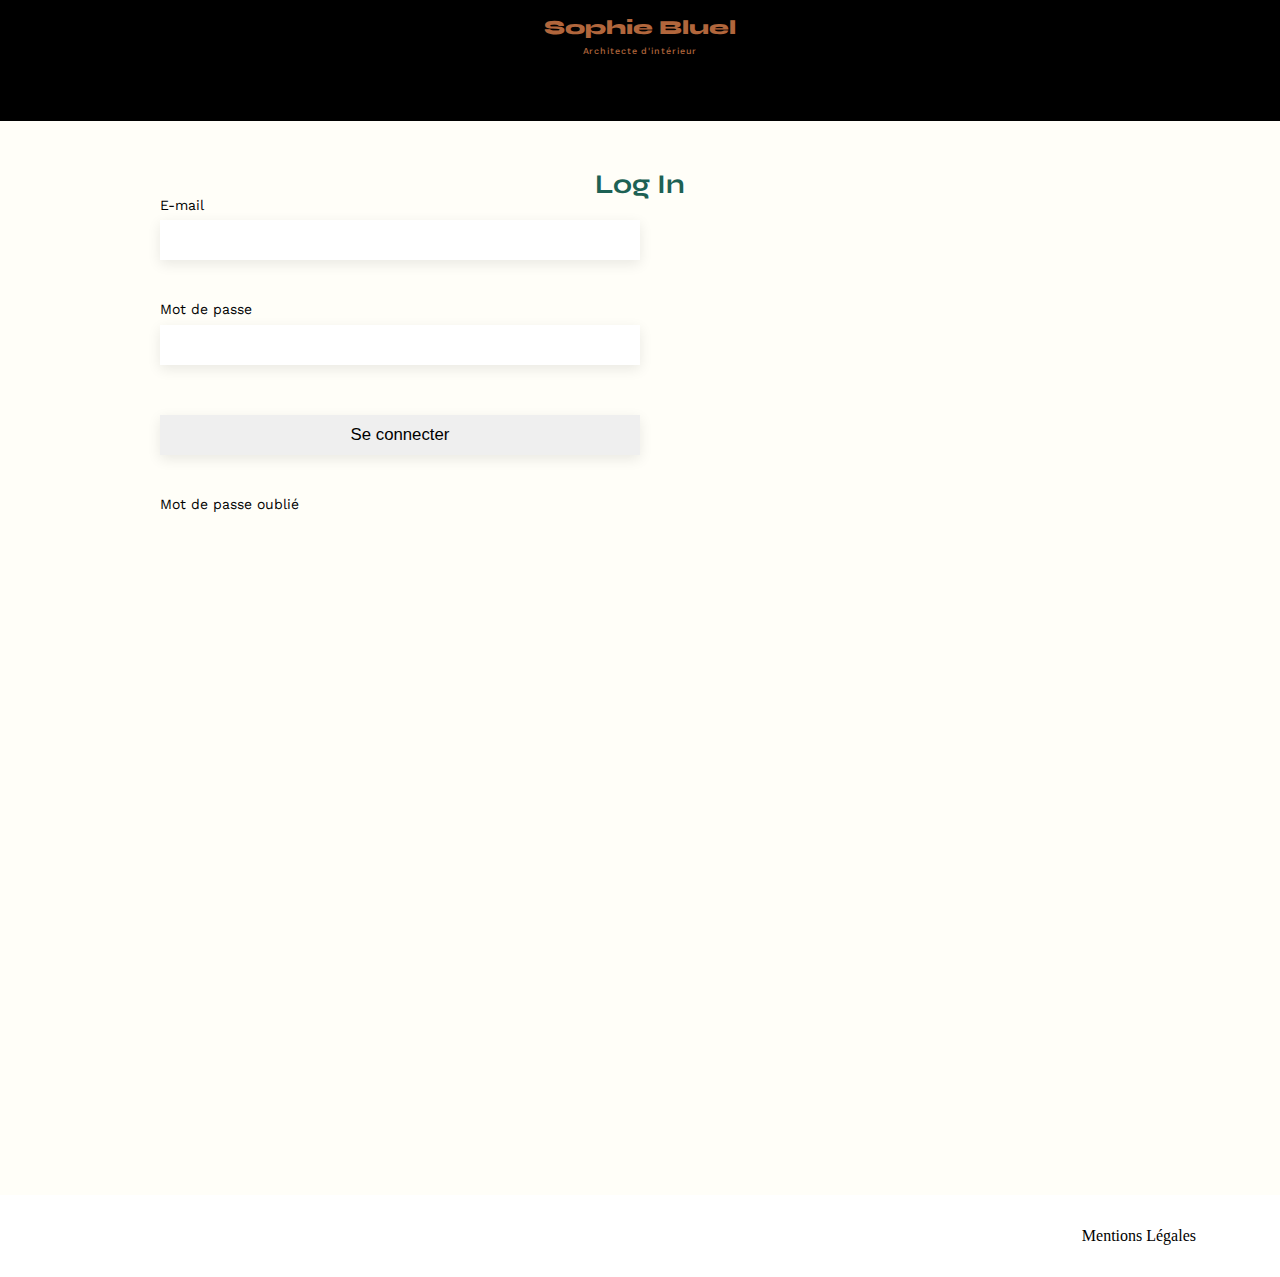
<file: FrontEnd/LogIn.html>
<!DOCTYPE html>
<html lang="fr">

<head>
    <meta charset="UTF-8">
    <title>Sophie Bluel - Architecte d'intérieur</title>
    <meta name="viewport" content="width=device-width, initial-scale=1.0">
    <link rel="preconnect" href="https://fonts.googleapis.com">
    <link rel="preconnect" href="https://fonts.gstatic.com" crossorigin>
    <link href="https://fonts.googleapis.com/css2?family=Syne:wght@700;800&family=Work+Sans&display=swap"
        rel="stylesheet">
    <meta name="description" content="">
    <link rel="stylesheet" href="./assets/style.css">
    <script src="./login.js" defer></script>
</head>

<body>
    <header>
        <div>
        <h1>Sophie Bluel <span>Architecte d'intérieur</span></h1>
        <nav>
            <ul>
                <li><a href="./index.html">projet</a></li>
                <li>contact</li>
                <li><img src="./assets/icons/instagram.png" alt="Instagram"></li>
            </ul>
        </nav>
    </div>
    </header>

    <main>
        <section id="contact">
            <h2>Log In</h2>
            <form id="formLog">
                <label for="email">E-mail</label>
                <input type="email" name="email" id="email">
                <label for="password">Mot de passe</label>
                <input type="password" name="password" id="password">
                <input type="submit" value="Se connecter">   
            </form>
            
            <a href="#">Mot de passe oublié</a>
        </section>
    </main>

    <footer>
        <nav>
            <ul>
                <li>Mentions Légales</li>
            </ul>
        </nav>
    </footer>
</body>

</html>
</file>
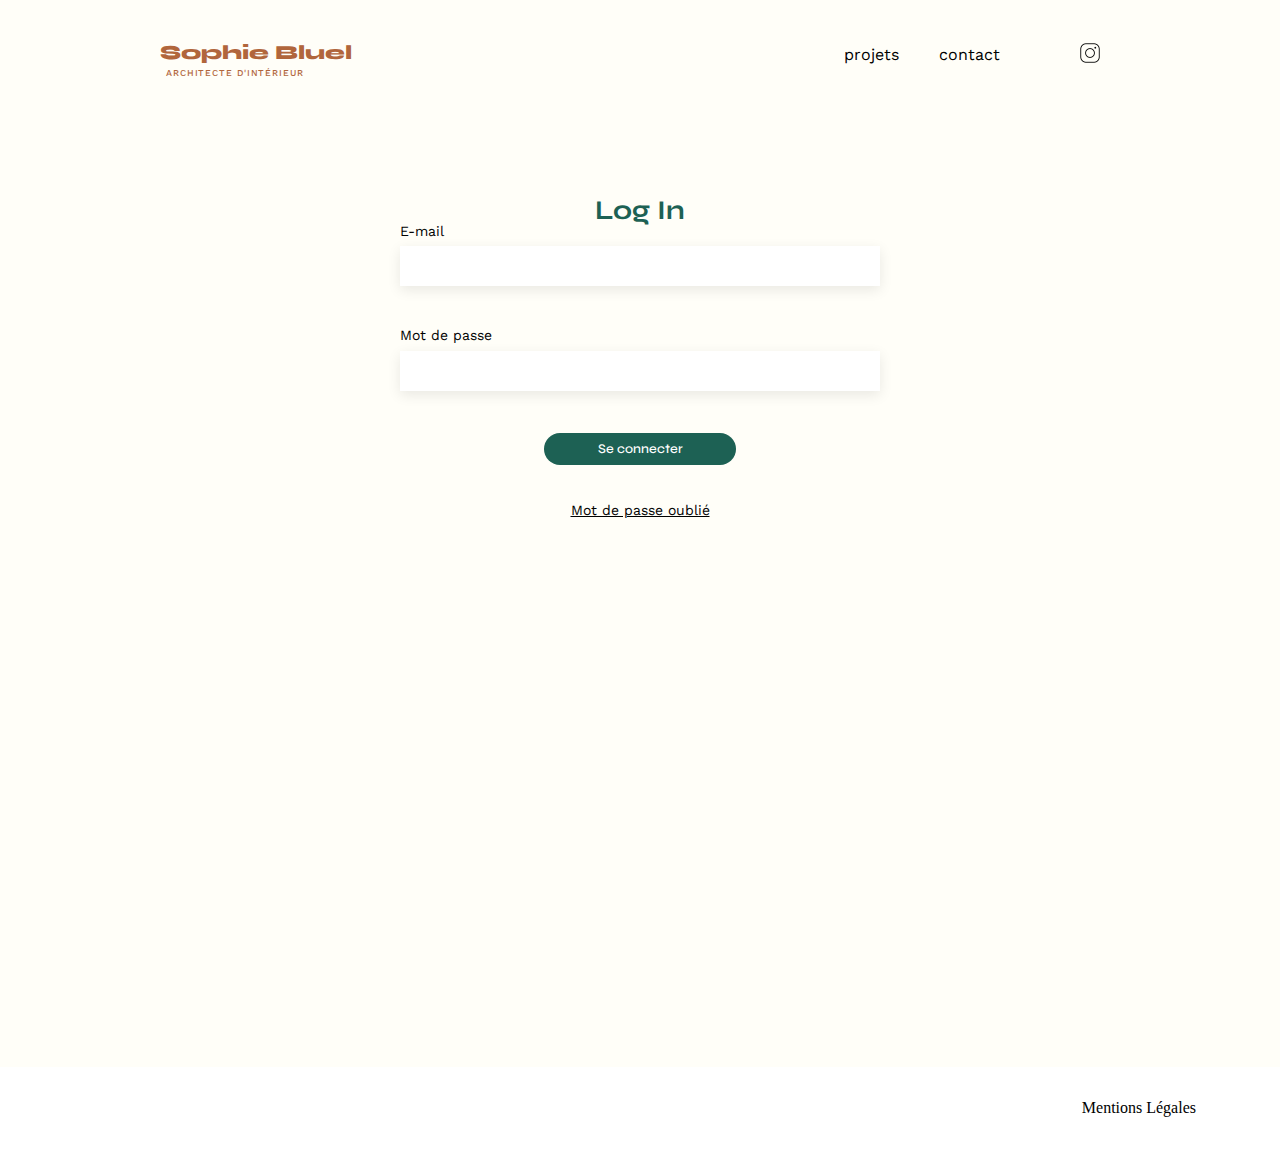
<file: FrontEnd/login.html>
<!DOCTYPE html>
<html lang="fr">

<head>
    <meta charset="UTF-8">
    <title>Sophie Bluel - Architecte d'intérieur</title>
    <meta name="viewport" content="width=device-width, initial-scale=1.0">
    <link rel="preconnect" href="https://fonts.googleapis.com">
    <link rel="preconnect" href="https://fonts.gstatic.com" crossorigin>
    <link href="https://fonts.googleapis.com/css2?family=Syne:wght@700;800&family=Work+Sans&display=swap"
        rel="stylesheet">
    <meta name="description" content="">
    <link rel="stylesheet" href="./assets/style.css">
    <script src="./login.js" defer></script>
</head>

<body>
    <header class="edition" style="display: none;">
        <img class="pen" src="./assets/icons/pen.png" alt="pen" style="filter: invert(100%);">
        Mode édition
</header>

<main>
    <div id="head">
        <h1>Sophie Bluel <span>ARCHITECTE D'INT&#201;RIEUR</span></h1>
        <nav>
            <ul>
                <li>projets</li>
                <li><a href="#contact">contact</a></li>
                <li id="log"></li>
                <li><img class="insta" src="./assets/icons/instagram.png" alt="Instagram"></li>
            </ul>
        </nav>
    </div>
    <section id="login" class="inputFields">
            <h2>Log In</h2>
            <form id="formLog">
                <label for="email">E-mail</label>
                <input type="email" name="email" id="email">
                <label for="password">Mot de passe</label>
                <input type="password" name="password" id="password">
                <button type="submit" class="submit green">Se connecter</button>  
            </form>
            <a href="#"><p>Mot de passe oublié</p></a>
        </section>
    </main>

    <footer>
        <nav>
            <ul>
                <li>Mentions Légales</li>
            </ul>
        </nav>
    </footer>
    
</body>
</html>
</file>
<file: FrontEnd/assets/style.css>
/* http://meyerweb.com/eric/tools/css/reset/
   v2.0 | 20110126
   License: none (public domain)
*/

html, body, div, span,applet,object,iframe,h1,h2,h3,h4,h5,h6,
p,blockquote,pre,a,abbr,acronym,address,big,cite,code,del,dfn,
em,img,ins,kbd,q,s,samp,small,strike,strong,sub,sup,tt,var,b,
u,i,center,dl,dt,dd,ol,ul,li,fieldset,form,label,legend,table,
caption,tbody,tfoot,thead,tr,th,td,article,aside,canvas,details,
embed,figure,figcaption,footer,header,hgroup,menu,nav,output,
ruby,section,summary,time,mark, audio, video {
	margin: 0;
	padding: 0;
	border: 0;
	font-size: 100%;
	font: inherit;
	vertical-align: baseline;
}

/* HTML5 display-role reset for older browsers */
article,aside,details,figcaption,figure,footer,header,
hgroup,menu,nav,section {
	display: block;
}

body {
	background-color: #FFFEF8;

}

main {
	line-height: 1;
	max-width: 1140px;
	min-height: 1024px;
	margin: auto;
	padding: 0 12px;
	font-family: 'Work Sans';
	font-size: 14px;
	background: #FFFEF8;
}

header {
	width: 100vw;
	position: static;
	left: 0;
	top: 0;
	text-align: center;
	background-color: black;
	color: white;
	padding: 15px 0px;
}

#head {
	/**modif*****header {*************/
	display: flex;
	justify-content: space-between;
	margin: 43px 0 113px 0;
}

main {
	bottom: 0;
	padding: 0 90px;
}

ol,
ul {
	list-style: none;
}

blockquote,
q {
	quotes: none;
}

blockquote:before,blockquote:after,q:before,q:after {
	content: '';
	content: none;
}

table {
	border-collapse: collapse;
	border-spacing: 0;
}

a {
	text-decoration: none;
	color: initial;
}

#login a {
	text-decoration: underline;
	margin: 24px
}

a:visited {}

li {
	color: initial;
	font-size: 16px;

	padding: 0 20px;
}

li:hover {
	color: initial;
	font-weight: 700;
}

section {
	/*margin: 50px;*/
}

h1 {
	display: flex;
	flex-direction: column;
	font-family: 'Syne';
	font-size: 20px;
	font-weight: 800;
	color: #B1663C;
}

h1>span {
	margin: 6px;
	font-family: 'Work Sans';
	font-size: 9px;
	letter-spacing: 0.1em;
	font-weight: 500;
}



h2 {
	font-family: 'Syne';
	font-weight: 700;
	font-size: 27px;
	color: #1D6154;
	text-align: center;


}

.edition {
	display: flex;
	align-items: center;
	justify-content: center;
	text-align: center;
	font-family: "Work sans", sans-serif;
}

nav ul {
	display: flex;
	align-items: center;
	list-style-type: none;

}

nav li {}


.insta {
	height: 20px;
}



#introduction {
	display: flex;
	align-items: center;
}

#introduction figure {
	flex: 1;
}

#introduction img {
	display: block;
	margin: 0 auto 0 0;
	width: 100%;
}

#introduction article {
	flex: 1;
	margin-left: 7%;
}

#introduction h2 {
	margin-bottom: 1em;
	text-align: left;
}

#introduction p {
	margin-bottom: 1em;
}

#contact {
	margin-top: 50px;
}

.title {
	display: flex;
	flex-direction: row;
	justify-content: center;
	align-items: baseline;
	padding: 0;
	margin: 120px 0px 40px 0px;
}


.title p {
color: black;
margin-top: 1em;
margin-bottom: 2em;
}

.modify {
	height: 30px;
	border: none;
	background-color: transparent;
	padding: 0px 0px 0px 20px;
}

.pen {
	padding-right: 8px;
	padding-left: 8px;
}

.title button {
	display: flex;
	flex-direction: row;
	align-items: center;
}

.filtre {
	display: flex;
	flex-direction: row;
	justify-content: space-around;
	align-items: center;
	align-content:stretch ;
	margin-bottom: 30px;
	padding: 0px 30px 0px 30px;
}

.filtre div {
	display: flex;
	flex-direction: row;
	justify-content: space-between;
	border: solid #612b1d;
	border-radius: 30px;
	font-weight: bold;
}

.submit {
	font-family: 'Syne';
	font-weight: 500;
	margin: 0.5em 0.5em;
	padding-top: 6px;
	padding-bottom: 6px;
	text-align: center;
	border-radius: 60px;
	white-space: nowrap;
	border: none;
}

.big {
	padding: 6px 10px;
}

.little {

	min-width: 100px;


}

.green {
	color: white;
	background-color: #1D6154;
	width: 40%;
	margin: auto;
	display: block;
	margin-top: 0px;
	padding-top: 8px;
	padding-bottom: 8px;
}

.green:hover {
	background-color: #0E2F28;
}

.filterOff {
	color: #1D6154;
	background-color: transparent;
	border: solid #1D6154 1px;
}

.filterOn {
	color: white;
	background-color: #1D6154;
}

/*--- formulaire générique --------------------*/
.inputFields p,
form p {
	color: black;
	margin-top: 1em;
	margin-bottom: 1em;
}

input,
select,
textarea {
	font-size: 1.2em;
	border: none;
	box-shadow: 0px 4px 14px rgba(0, 0, 0, 0.09);
	width: 100%;
	padding: 10px 0;
	margin: 0.5em 0 2.5em 0;
}

.inputFields {
	width: 100%;
	display: flex;
	flex-direction: column;
	justify-content: center;
	align-items: center;
	text-align: left;
}

form {
	width: 50%;
}

/*----------------------*/


#contact .submit {
	margin-bottom: 50px;
}

#validButton:disabled {
	background-color: grey;
	opacity: 0.6;
	cursor: not-allowed;
}

* {
	box-sizing: border-box;
}


.gallery {
	width: 100%;
	display: grid;
	grid-template-columns: 1fr 1fr 1fr;
	grid-column-gap: 20px;
	grid-row-gap: 20px;

}

.gallery img {
	width: 100%;
}


footer {
	position: static;
	right: 0;
	bottom: 0;
	background: #FFFFFF;
}

footer nav ul {
	display: flex;
	justify-content: flex-end;
	padding: 2em 4em;
}





/*** modales ***/

#modal {
	position: fixed;
	display: flex;
	align-items: center;
	justify-content: center;
	top: 0;
	left: 0;
	width: 100%;
	height: 100%;
	background: rgba(0, 0, 0, 0.4);
	padding: 0;
	margin: 0;
}

.modalContent {
	max-width: 630px;
	width: 70vw;
	max-height: 670px;
	min-height: 504px;
	min-width: 467px;
	height: 80vw;
	background-color: #FFF;
	border-radius: 10px;
	padding: 24px 24px;
	margin: 0;
}

.jsNav {
	display: grid;
	width: 100%;
	height: 2em;
	grid-template-columns: 1fr 2fr;
	border: none;
	background-color: transparent;
	font-size: 1em;
	font: inherit;
}

#jsModalBefore {
	width: 3em;
	grid-column-start: 1;
	grid-column-end: 2;

	vertical-align: baseline;

}

#jsModalClose {
	width: 3em;
	grid-column-start: 4;
	grid-column-end: 3;
	vertical-align: baseline;
}

#modalGallery {
	text-align: center;
}

.titleModal {
	margin: 20px 0;
	padding: 0;
	color: black;
	font-family: Work Sans;
	font-size: 26px;
	font-weight: 400;
	line-height: 30.5px;
	text-align: center;
}

#modalAddPhoto .titleModal {
	margin-top: 30px;
}

#modalAddPhoto input,
#modalAddPhoto select {
	margin: 0.5em 0 2.5em 0;
}

.line {
	border: none;
	border-top: 1px solid #B3B3B3;
	margin: 10px auto 30px auto;
}

#modalGallery .line {
	width: 70%;
	margin: 50px auto 40px auto;

}

#sectionGallery {
	max-width: 400px;
	margin: auto;
	display: grid;
	grid-template-columns: 1fr 1fr 1fr 1fr 1fr;
	grid-row-gap: 10px;
	grid-column-gap: 8px;
	margin-bottom: 30px;
	max-height: 325px;
	overflow: auto;
}

#sectionGallery img {
	width: 100%;
}

#sectionGallery figure {
	position: relative;

}

#sectionGallery button {
	/*trash*/
	background-color: white;
	height: 18px;
	width: 16px;
	position: absolute;
	right: 5px;
	Top: 5px;
	border: none;
	border-radius: 3px;
	filter: invert(100%);
	padding: 0 0 1px 0;
}

#sectionGallery button i {
	font-size: 10px;
}






/* modale ajout photo ----------------------------------
*/

#modalAddPhoto {
	margin: 0px auto;
	margin-top: 0px;
	height: 80%;
}

#formFichier {
	padding: 0;
	margin: 0;
}

#imageUploads {
	margin: 0;
	padding: 0;
}

.labelInputPhoto {
	object-fit: cover;
	margin: 0px auto 0px auto;
	padding: 10px 0 1px 0;
	font-family: 'Syne';
	font-weight: 700;
	text-align: center;
	background: #E8F1F6;

}

.labelInputPhoto .submit {
	background-color: #CBD6DC;
	padding: 10px;
	text-align: center;
}

.labelInputPhoto div {
	width: 173px;
	margin: auto;

}

#modalAddPhoto form {
	width: 70%;
	color: #306685;
}

.preview {
	margin: 0;
	padding: 0;
}

.preview img {
	color: #B9C5CC;
	width: 15%;
	object-fit: cover;
}
</file>
